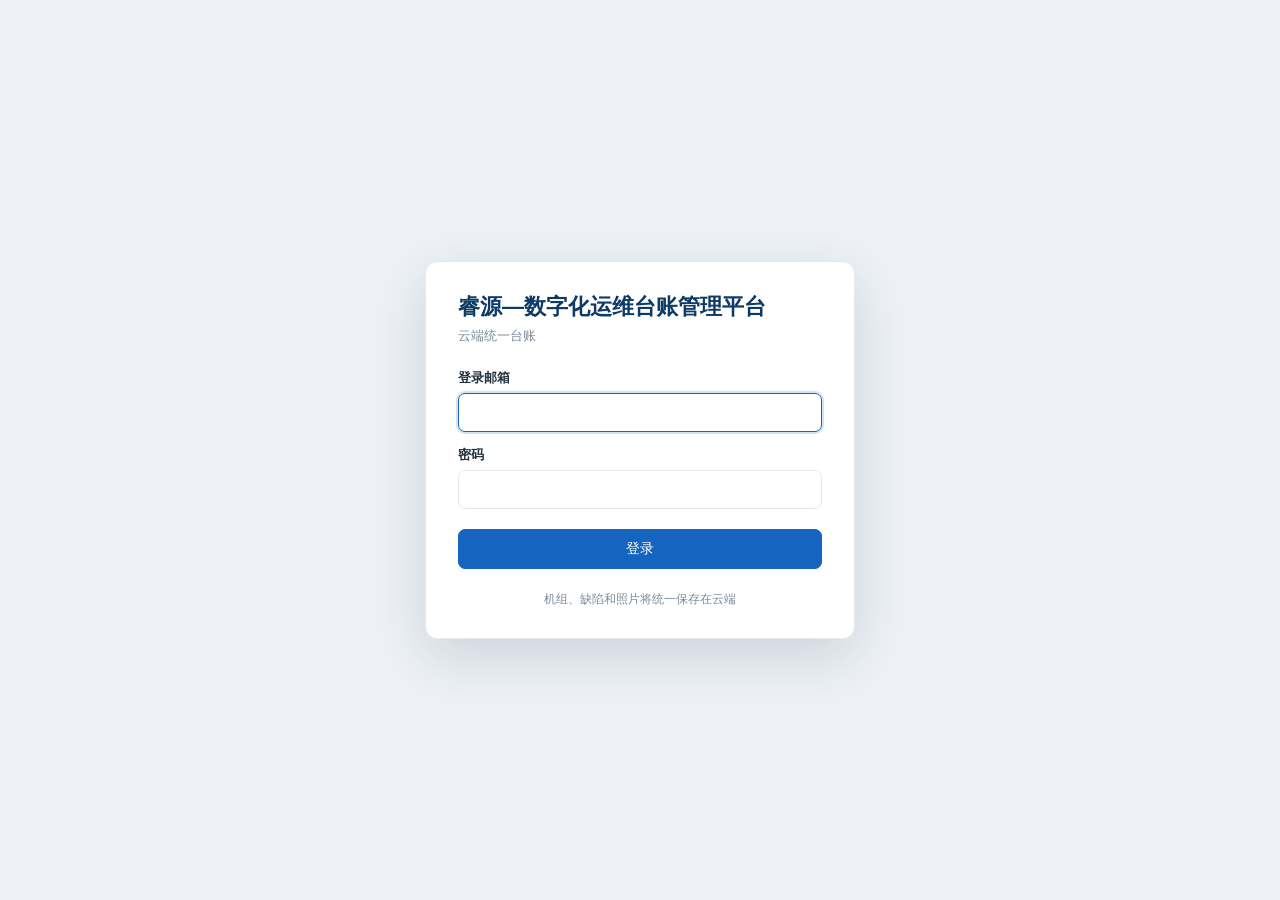
<file: index.html>
<!DOCTYPE html>
<html lang="zh-CN">
<head>
<meta charset="UTF-8">
<meta name="viewport" content="width=device-width, initial-scale=1.0">
<title>睿源—数字化运维台账管理平台</title>
<link rel="stylesheet" href="css/style.css?v=1110f">
</head>
<body>
<div id="app">
  <!-- 顶部栏 -->
  <header id="topbar">
    <div class="brand">🌀 睿源—数字化运维台账管理平台</div>
    <nav id="nav">
      <button class="nav-btn active" data-view="dashboard">驾驶舱</button>
      <button class="nav-btn" data-view="ledger">机组台账</button>
      <button class="nav-btn" data-view="entry">缺陷录入</button>
      <button class="nav-btn" data-view="stats">统计分析</button>
      <button class="nav-btn" data-view="data">数据管理</button>
    </nav>
    <div id="treeTabs" class="top-filter"></div>
    <div class="top-right">
      <button id="bellBtn" class="bell" title="到期提醒">🔔<span id="bellBadge" class="badge hidden">0</span></button>
      <button id="logoutBtn" class="logout-btn" title="退出登录">退出</button>
    </div>
  </header>

  <div id="demoBanner" class="demo-banner hidden">
    <span>练习模式：数据只保存在当前浏览器，不会影响正式台账。</span>
    <button id="demoResetBtn" class="btn sm">重置练习数据</button>
  </div>

  <div id="main">
    <!-- 侧栏：机组树 -->
    <aside id="sidebar">
      <div class="side-head">
        <span>机组列表</span>
        <button id="addUnitBtn" class="mini-btn" title="新增机组">＋</button>
      </div>
      <div id="unitTree"></div>
    </aside>

    <!-- 内容区 -->
    <section id="content">
      <!-- 驾驶舱 -->
      <div class="view active" id="view-dashboard">
        <div class="view-title">场站驾驶舱 <span class="sub" id="dashSummary"></span></div>
        <div id="dashboardTabs" class="view-tabs"></div>
        <div id="healthBar" class="health-bar"></div>
        <div id="unitCards" class="unit-cards"></div>
      </div>

      <!-- 机组台账 -->
      <div class="view" id="view-ledger">
        <div id="ledgerEmpty" class="empty-tip">← 请从左侧选择一台机组查看台账</div>
        <div id="ledgerBody" class="hidden">
          <div class="ledger-head">
            <div>
              <span id="ldUnitName" class="ld-name"></span>
              <span id="ldUnitMeta" class="ld-meta"></span>
              <span id="ldHealth" class="health-badge"></span>
            </div>
            <div class="ledger-actions">
              <button id="ldDeleteUnit" class="btn danger hidden">删除设备</button>
              <button id="ldAddDefect" class="btn primary">＋ 录入缺陷</button>
              <button id="ldExport" class="btn">导出台账 Excel</button>
              <button id="ldPrint" class="btn">打印图文报告</button>
            </div>
          </div>
          <div class="ledger-grid">
            <div class="panel3d">
              <div class="panel-title">3D 缺陷定位 <span class="sub">拖拽旋转 · 滚轮缩放 · 点击标记看详情</span>
                <label class="ghost-toggle"><input type="checkbox" id="ghostToggle" checked> 透视外壳</label>
                <button id="resetView" class="btn sm" style="margin-left:8px">复位视角</button>
                <button id="baseView" class="btn sm" style="margin-left:8px">塔基视图</button>
              </div>
              <div id="viewer3dBox" class="viewer-box"></div>
              <div id="legend3d" class="legend"></div>
            </div>
            <div class="panelList">
              <div class="panel-title">缺陷清单
                <span class="filters">
                  <select id="fltLevel"><option value="">全部等级</option></select>
                  <select id="fltStatus"><option value="">全部状态</option></select>
                  <select id="fltPart"><option value="">全部部位</option></select>
                </span>
              </div>
              <div id="defectList" class="defect-list"></div>
            </div>
          </div>
        </div>
      </div>

      <!-- 缺陷录入 -->
      <div class="view" id="view-entry">
        <div class="view-title">缺陷录入 <span class="sub">四级标准化字典，杜绝随意填写</span></div>
        <form id="entryForm" class="entry-form">
          <div class="entry-filter-grid">
            <div class="form-row">
              <label>设备类型</label>
              <div id="fUnitType" class="entry-segmented" role="group" aria-label="设备类型筛选">
                <button type="button" class="entry-seg active" data-type="">全部</button>
                <button type="button" class="entry-seg" data-type="turbine">风机</button>
                <button type="button" class="entry-seg" data-type="transformer">箱变</button>
              </div>
            </div>
            <div class="form-row">
              <label for="fUnitSearch">搜索设备编号</label>
              <div class="unit-search-line">
                <input id="fUnitSearch" type="search" placeholder="输入 68、#68 或名称" autocomplete="off">
                <span id="fUnitCount" class="unit-search-count"></span>
              </div>
            </div>
          </div>
          <div class="form-row">
            <label>机组 / 设备 *</label>
            <select id="fUnit" required></select>
          </div>
          <div class="form-row" id="fBrandRow" style="display:none">
            <label>箱变厂家 *</label>
            <select id="fBrand"></select>
            <div class="hint" id="fBrandHint" style="font-size:12px;color:var(--sub);margin-top:4px">
              选择厂家后，3D 模型与部件定位按对应实物切换
            </div>
          </div>
          <div class="form-row">
            <label>缺陷部位 *</label>
            <select id="fPart" required><option value="">请先选择设备</option></select>
          </div>
          <div class="form-row">
            <label>缺陷类型 *</label>
            <select id="fCat" required><option value="">请先选择部位</option></select>
          </div>
          <div class="form-row">
            <label>严重等级 *</label>
            <div id="fLevel" class="level-picker"></div>
          </div>
          <div class="form-row">
            <label>缺陷描述 *</label>
            <textarea id="fDesc" rows="3" placeholder="例：1#叶片中部前缘腐蚀约30cm，未见分层" required></textarea>
          </div>
          <div class="form-row-2col">
            <div>
              <label>发现日期 *</label>
              <input type="date" id="fDate" required>
            </div>
            <div>
              <label>填报人 *</label>
              <input type="text" id="fReporter" placeholder="姓名" required>
            </div>
          </div>
          <div class="form-row-2col">
            <div>
              <label>复检提醒周期</label>
              <select id="fRemind">
                <option value="0">不提醒</option>
                <option value="7">每 7 天</option>
                <option value="30">每 30 天</option>
                <option value="90">每 90 天</option>
                <option value="180">每 180 天</option>
              </select>
            </div>
            <div>
              <label>现场照片（可多选）</label>
              <input type="file" id="fPhotos" accept="image/*" multiple>
            </div>
          </div>
          <div id="photoPreview" class="photo-preview"></div>
          <div class="form-actions">
            <button type="submit" class="btn primary big">提交缺陷</button>
            <button type="reset" class="btn big">清空</button>
          </div>
        </form>
      </div>

      <!-- 统计分析 -->
      <div class="view" id="view-stats">
        <div class="view-title">统计分析</div>
        <div id="statsTabs" class="view-tabs"></div>
        <div id="statsBody" class="stats-grid"></div>
      </div>

      <!-- 数据管理 -->
      <div class="view" id="view-data">
        <div class="view-title">数据管理</div>
        <div class="data-panel">
          <div class="data-card">
            <h3>📦 备份数据</h3>
            <p>导出全部机组、缺陷、照片为 JSON 文件，建议每周备份一次。</p>
            <button id="backupBtn" class="btn primary">导出备份</button>
          </div>
          <div class="data-card">
            <h3>♻️ 恢复数据</h3>
            <p>从备份文件恢复（会覆盖当前全部数据）。</p>
            <input type="file" id="restoreFile" accept=".json">
          </div>
          <div class="data-card">
            <h3>🧪 示例数据</h3>
            <p>载入 3 台风机 + 2 台箱变的演示缺陷数据，便于体验。</p>
            <button id="seedBtn" class="btn">载入示例数据</button>
          </div>
          <div class="data-card danger">
            <h3>🗑 清空数据</h3>
            <p>删除本机全部数据，不可恢复，请先备份。</p>
            <button id="wipeBtn" class="btn danger">清空全部数据</button>
          </div>
          <div class="data-card">
            <h3>🗺 二期规划</h3>
            <p>集电线路 / 杆塔 / 地埋电缆 已预留设备类型接口，框架可无缝扩展。</p>
          </div>
        </div>
      </div>
    </section>
  </div>
</div>

<!-- 云端登录 / 初始化配置 -->
<div id="authScreen" class="auth-screen hidden">
  <div class="auth-shell">
    <div class="auth-brand">睿源—数字化运维台账管理平台</div>
    <p class="auth-sub">云端统一台账</p>

    <div id="authSetup" class="auth-setup hidden">
      <h2>需要连接云数据库</h2>
      <p>请先在 Supabase 创建项目并依次执行 <code>cloud/steps</code> 中的 18 个 SQL 文件，然后把项目地址和公开密钥填入 <code>js/cloud-config.js</code>。</p>
      <p class="auth-note">管理员密钥不要写入网页文件。</p>
    </div>

    <form id="loginForm" class="auth-form hidden">
      <label for="authEmail">登录邮箱</label>
      <input id="authEmail" type="email" autocomplete="username" required>
      <label for="authPassword">密码</label>
      <input id="authPassword" type="password" autocomplete="current-password" required>
      <button id="loginBtn" class="btn primary auth-submit" type="submit">登录</button>
    </form>

    <div id="authError" class="auth-error hidden"></div>
    <div class="auth-foot">机组、缺陷和照片将统一保存在云端</div>
  </div>
</div>

<!-- 弹窗容器 -->
<div id="modalMask" class="modal-mask hidden">
  <div id="modalBox" class="modal-box"></div>
</div>

<!-- 打印报告容器（仅打印时可见） -->
<div id="printArea" class="print-only"></div>

<script src="vendor/three.min.js"></script>
<script src="vendor/xlsx.full.min.js"></script>
<script src="js/cloud-config.js?v=1110c"></script>
<script src="js/demo-db.js?v=1110"></script>
<script src="js/auth.js?v=1110b"></script>
<script src="js/dict.js?v=1110"></script>
<script src="js/db.js?v=1110c"></script>
<script src="js/viewer3d.js?v=1110"></script>
<script src="js/app.js?v=1110l"></script>
</body>
</html>
</file>
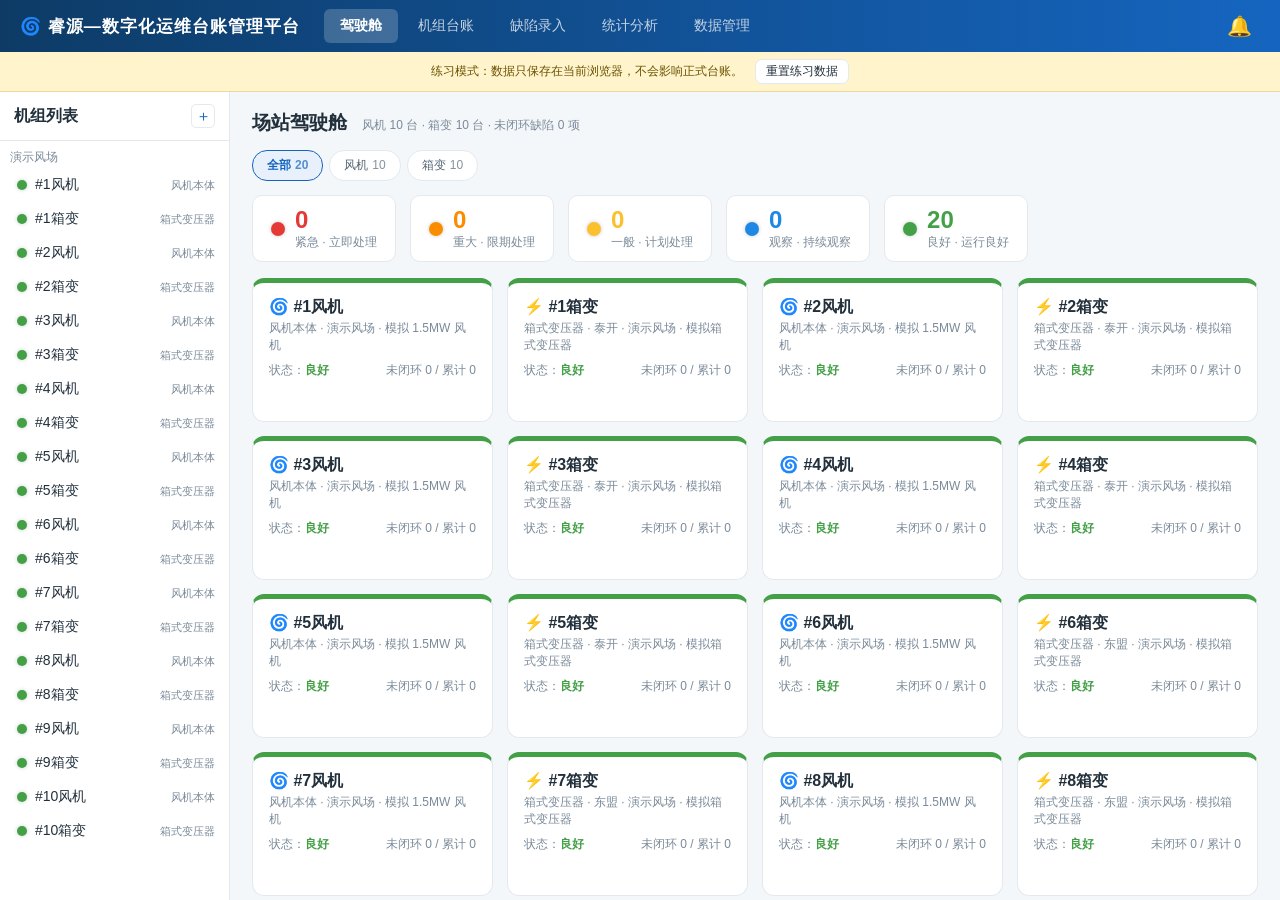
<file: demo.html>
<!doctype html>
<html lang="zh-CN">
<head>
  <meta charset="UTF-8">
  <meta name="viewport" content="width=device-width, initial-scale=1.0">
  <title>风电智慧运维平台 - 练习模式</title>
  <script>
    location.replace('./index.html?demo=1');
  </script>
</head>
<body>
  <a href="./index.html?demo=1">进入练习模式</a>
</body>
</html>
</file>
<file: css/style.css>
/* ========== 风电智慧运维台账平台 样式 ========== */
* { margin: 0; padding: 0; box-sizing: border-box; }
:root {
  --c-critical: #e53935; --c-major: #fb8c00; --c-minor: #fbc02d; --c-observe: #1e88e5; --c-good: #43a047;
  --bg: #f4f7fa; --panel: #ffffff; --line: #e3e9ef; --text: #22303c; --sub: #7a8a99;
  --primary: #1565c0;
}
html, body { height: 100%; font-family: "Microsoft YaHei", "PingFang SC", sans-serif; color: var(--text); background: var(--bg); }
#app { display: flex; flex-direction: column; height: 100vh; }
.hidden { display: none !important; }

/* 顶部栏 */
#topbar { display: flex; align-items: center; gap: 24px; background: linear-gradient(90deg, #0d3b66, #1565c0); color: #fff; padding: 0 20px; height: 52px; flex-shrink: 0; }
.brand { font-size: 17px; font-weight: 700; letter-spacing: 1px; }
#nav { display: flex; gap: 4px; }
.top-right { margin-left: auto; display: flex; align-items: center; }
.nav-btn { background: transparent; border: none; color: rgba(255,255,255,.75); padding: 8px 16px; cursor: pointer; font-size: 14px; border-radius: 6px; }
.nav-btn:hover { background: rgba(255,255,255,.12); color: #fff; }
.nav-btn.active { background: rgba(255,255,255,.2); color: #fff; font-weight: 600; }
.bell { position: relative; background: transparent; border: none; font-size: 20px; cursor: pointer; padding: 4px 8px; }
.badge { position: absolute; top: 0; right: 0; background: var(--c-critical); color: #fff; font-size: 11px; border-radius: 9px; padding: 1px 5px; }
.logout-btn { border: 1px solid rgba(255,255,255,.4); background: transparent; color: #fff; border-radius: 6px; padding: 5px 10px; font-size: 12px; cursor: pointer; }
.logout-btn:hover { background: rgba(255,255,255,.14); }
.demo-banner { display: flex; align-items: center; justify-content: center; gap: 12px; flex-wrap: wrap; padding: 7px 16px; background: #fff4cc; border-bottom: 1px solid #ecd894; color: #6b5200; font-size: 12px; }

/* 主布局 */
#main { display: flex; flex: 1; overflow: hidden; }
#sidebar { width: 230px; background: var(--panel); border-right: 1px solid var(--line); overflow-y: auto; flex-shrink: 0; }
.side-head { display: flex; justify-content: space-between; align-items: center; padding: 12px 14px; font-weight: 600; border-bottom: 1px solid var(--line); }
.mini-btn { width: 24px; height: 24px; border: 1px solid var(--line); background: #fff; border-radius: 5px; cursor: pointer; color: var(--primary); font-size: 15px; }
.mini-btn:hover { background: var(--primary); color: #fff; }

.farm-group { padding: 8px 10px 2px; font-size: 12px; color: var(--sub); }

/* 顶部栏机组类型筛选（全部/风机/箱变，仅在机组台账页显示） */
.top-filter { display: none; gap: 6px; margin-left: 12px; align-items: center; }
.top-filter.show { display: flex; }
.top-filter .tree-tab { min-width: 56px; text-align: center; padding: 5px 12px; font-size: 12.5px; border-radius: 14px; background: rgba(255,255,255,.16); color: rgba(255,255,255,.9); cursor: pointer; user-select: none; transition: all .15s; white-space: nowrap; }
.top-filter .tree-tab:hover { background: rgba(255,255,255,.3); }
.top-filter .tree-tab.active { background: #fff; color: #14476f; font-weight: 700; }
.top-filter .tree-tab .cnt { opacity: .75; font-size: 11px; margin-left: 3px; }

.unit-item { display: flex; align-items: center; gap: 8px; padding: 8px 14px; cursor: pointer; font-size: 14px; border-left: 3px solid transparent; }
.unit-item:hover { background: #f0f5fa; }
.unit-item.active { background: #e8f1fb; border-left-color: var(--primary); font-weight: 600; }
.dot { width: 10px; height: 10px; border-radius: 50%; flex-shrink: 0; box-shadow: 0 0 4px rgba(0,0,0,.2); }
.unit-item .u-type { font-size: 11px; color: var(--sub); margin-left: auto; }

/* 内容区 */
#content { flex: 1; overflow-y: auto; padding: 18px 22px; }
.view { display: none; }
.view.active { display: block; }
.view-title { font-size: 19px; font-weight: 700; margin-bottom: 14px; }
.view-title .sub, .panel-title .sub { font-size: 12px; color: var(--sub); font-weight: 400; margin-left: 10px; }
.view-tabs { display: flex; gap: 6px; flex-wrap: wrap; margin-bottom: 14px; }
.view-tab { border: 1px solid var(--line); border-radius: 15px; background: #fff; color: #536473; padding: 6px 14px; font-size: 12px; cursor: pointer; }
.view-tab:hover { border-color: #adc5dc; }
.view-tab.active { border-color: var(--primary); background: #e8f1fb; color: var(--primary); font-weight: 700; }
.view-tab .cnt { opacity: .7; margin-left: 4px; }

/* 驾驶舱 */
.health-bar { display: flex; gap: 14px; margin-bottom: 16px; flex-wrap: wrap; }
.hb-item { background: var(--panel); border: 1px solid var(--line); border-radius: 10px; padding: 10px 18px; display: flex; align-items: center; gap: 10px; cursor: pointer; min-width: 120px; }
.hb-item:hover { box-shadow: 0 2px 8px rgba(0,0,0,.08); }
.hb-item .num { font-size: 24px; font-weight: 700; }
.unit-cards { display: grid; grid-template-columns: repeat(auto-fill, minmax(230px, 1fr)); gap: 14px; }
.unit-card { background: var(--panel); border-radius: 12px; border: 1px solid var(--line); border-top: 5px solid var(--c-good); padding: 14px 16px; cursor: pointer; transition: box-shadow .15s; }
.unit-card:hover { box-shadow: 0 4px 14px rgba(0,0,0,.12); }
.unit-card .uc-name { font-size: 16px; font-weight: 700; }
.unit-card .uc-type { font-size: 12px; color: var(--sub); margin: 2px 0 8px; }
.uc-row { display: flex; justify-content: space-between; font-size: 12px; color: var(--sub); margin-top: 4px; }
.uc-chips { display: flex; gap: 6px; flex-wrap: wrap; margin-top: 8px; min-height: 20px; }
.chip { font-size: 11px; color: #fff; border-radius: 4px; padding: 1px 7px; }

/* 台账 */
.ledger-head { display: flex; justify-content: space-between; align-items: center; margin-bottom: 14px; flex-wrap: wrap; gap: 10px; }
.ld-name { font-size: 20px; font-weight: 700; }
.ld-meta { color: var(--sub); font-size: 13px; margin-left: 10px; }
.health-badge { margin-left: 12px; color: #fff; font-size: 12px; padding: 3px 12px; border-radius: 10px; }
.ledger-actions { display: flex; gap: 8px; }
.ledger-grid { display: grid; grid-template-columns: 1.1fr 1fr; gap: 16px; }
@media (max-width: 1100px) { .ledger-grid { grid-template-columns: 1fr; } }
.panel3d, .panelList { background: var(--panel); border: 1px solid var(--line); border-radius: 12px; padding: 12px; }
.panel-title { font-weight: 700; margin-bottom: 8px; display: flex; align-items: center; flex-wrap: wrap; }
.viewer-box { width: 100%; height: 460px; border-radius: 8px; overflow: hidden; }
.viewer-box canvas { display: block; cursor: grab; }
.legend { margin-top: 8px; display: flex; gap: 12px; flex-wrap: wrap; }
.lg-item { font-size: 12px; color: var(--sub); display: inline-flex; align-items: center; gap: 5px; }
.lg-item i { display: inline-block; width: 10px; height: 10px; border-radius: 50%; }
.ghost-toggle { margin-left: auto; font-size: 12px; color: var(--sub); font-weight: 400; display: inline-flex; align-items: center; gap: 5px; cursor: pointer; }
.filters { margin-left: auto; display: flex; gap: 6px; }
.filters select { font-size: 12px; padding: 3px 6px; border: 1px solid var(--line); border-radius: 5px; }

.defect-list { max-height: 520px; overflow-y: auto; }
.defect-card { border: 1px solid var(--line); border-left: 5px solid #999; border-radius: 8px; padding: 10px 12px; margin-bottom: 10px; background: #fbfdff; }
.defect-card .dc-head { display: flex; align-items: center; gap: 8px; flex-wrap: wrap; }
.dc-title { font-weight: 600; font-size: 14px; }
.tag { font-size: 11px; color: #fff; border-radius: 4px; padding: 1px 7px; }
.dc-desc { font-size: 13px; color: #44525f; margin: 6px 0; }
.dc-meta { font-size: 12px; color: var(--sub); display: flex; gap: 12px; flex-wrap: wrap; }
.dc-actions { margin-top: 8px; display: flex; gap: 6px; flex-wrap: wrap; }
.dc-photos { display: flex; gap: 6px; margin-top: 8px; flex-wrap: wrap; }
.dc-photos img { width: 72px; height: 54px; object-fit: cover; border-radius: 5px; border: 1px solid var(--line); cursor: pointer; }
.remind-flag { color: var(--c-critical); font-weight: 600; }

/* 按钮 */
.btn { border: 1px solid var(--line); background: #fff; border-radius: 7px; padding: 7px 14px; font-size: 13px; cursor: pointer; color: var(--text); }
.btn:hover { background: #f0f5fa; }
.btn.primary { background: var(--primary); border-color: var(--primary); color: #fff; }
.btn.primary:hover { background: #0d47a1; }
.btn.danger { background: #fff; border-color: var(--c-critical); color: var(--c-critical); }
.btn.danger:hover { background: var(--c-critical); color: #fff; }
.btn.big { padding: 10px 26px; font-size: 14px; }
.btn.sm { padding: 3px 10px; font-size: 12px; }

/* 录入表单 */
.entry-form { background: var(--panel); border: 1px solid var(--line); border-radius: 12px; padding: 22px 26px; max-width: 720px; }
.form-row { margin-bottom: 16px; }
.form-row label, .form-row-2col label { display: block; font-size: 13px; font-weight: 600; margin-bottom: 6px; }
.form-row select, .form-row textarea, .form-row input, .form-row-2col select, .form-row-2col input {
  width: 100%; padding: 8px 10px; border: 1px solid var(--line); border-radius: 7px; font-size: 14px; font-family: inherit; background: #fff;
}
.form-row textarea { resize: vertical; }
.form-row-2col { display: grid; grid-template-columns: 1fr 1fr; gap: 16px; margin-bottom: 16px; }
.entry-filter-grid { display: grid; grid-template-columns: minmax(0, 1fr) minmax(0, 1.25fr); gap: 16px; }
.entry-segmented { display: flex; gap: 4px; padding: 3px; background: #edf2f7; border-radius: 8px; }
.entry-seg { flex: 1 1 auto; border: 0; border-radius: 6px; padding: 7px 10px; background: transparent; color: #50606f; font: inherit; font-size: 13px; cursor: pointer; white-space: nowrap; }
.entry-seg:hover { background: rgba(255,255,255,.75); }
.entry-seg.active { background: #fff; color: var(--primary); font-weight: 700; box-shadow: 0 1px 4px rgba(24,50,76,.12); }
.unit-search-line { display: flex; align-items: center; gap: 8px; }
.unit-search-line input { min-width: 0; flex: 1 1 auto; }
.unit-search-count { flex: 0 0 auto; color: var(--sub); font-size: 12px; white-space: nowrap; }
.level-picker { display: flex; gap: 10px; flex-wrap: wrap; }
.lv-opt { border: 2px solid var(--line); border-radius: 8px; padding: 8px 14px; cursor: pointer; font-size: 13px; background: #fff; }
.lv-opt .lv-dot { display: inline-block; width: 10px; height: 10px; border-radius: 50%; margin-right: 6px; }
.lv-opt small { display: block; color: var(--sub); font-size: 11px; margin-top: 2px; }
.lv-opt.sel { border-color: currentColor; background: #f7fafd; font-weight: 700; }
.photo-preview { display: flex; gap: 8px; flex-wrap: wrap; margin-bottom: 14px; }
.photo-preview img { width: 90px; height: 68px; object-fit: cover; border-radius: 6px; border: 1px solid var(--line); }
.form-actions { display: flex; gap: 12px; }

/* 统计 */
.stats-grid { display: grid; grid-template-columns: 1fr 1fr; gap: 16px; }
@media (max-width: 1000px) { .stats-grid { grid-template-columns: 1fr; } }
.stat-card { background: var(--panel); border: 1px solid var(--line); border-radius: 12px; padding: 16px 18px; }
.stat-card h3 { font-size: 15px; margin-bottom: 12px; }
.bar-row { display: flex; align-items: center; gap: 10px; margin-bottom: 8px; font-size: 13px; }
.bar-row .bar-label { width: 110px; flex-shrink: 0; color: #44525f; white-space: nowrap; overflow: hidden; text-overflow: ellipsis; }
.bar-track { flex: 1; background: #edf1f5; border-radius: 5px; height: 16px; overflow: hidden; }
.bar-fill { height: 100%; border-radius: 5px; min-width: 2px; }
.bar-num { width: 34px; text-align: right; font-weight: 600; }

/* 数据管理 */
.data-panel { display: grid; grid-template-columns: repeat(auto-fill, minmax(280px, 1fr)); gap: 16px; }
.data-card { background: var(--panel); border: 1px solid var(--line); border-radius: 12px; padding: 18px; }
.data-card h3 { margin-bottom: 8px; }
.data-card p { font-size: 13px; color: var(--sub); margin-bottom: 12px; line-height: 1.6; }
.data-card.danger { border-color: #f3c1bf; }

/* 弹窗 */
.modal-mask { position: fixed; inset: 0; background: rgba(20,35,50,.45); display: flex; align-items: center; justify-content: center; z-index: 100; }
.modal-box { background: #fff; border-radius: 14px; padding: 22px 26px; max-width: 620px; width: 92%; max-height: 85vh; overflow-y: auto; box-shadow: 0 10px 40px rgba(0,0,0,.25); }
.modal-box h3 { margin-bottom: 14px; }
.modal-actions { display: flex; gap: 10px; justify-content: flex-end; margin-top: 18px; }
.m-field { margin-bottom: 12px; }
.m-field label { display: block; font-size: 13px; font-weight: 600; margin-bottom: 5px; }
.m-field input, .m-field select, .m-field textarea { width: 100%; padding: 8px 10px; border: 1px solid var(--line); border-radius: 7px; font-size: 14px; font-family: inherit; }

.empty-tip { color: var(--sub); padding: 60px 20px; text-align: center; font-size: 15px; }

/* 云端登录 */
.auth-screen { position: fixed; inset: 0; z-index: 200; display: flex; align-items: center; justify-content: center; padding: 20px; background: #eef2f6; }
.auth-shell { width: min(430px, 100%); background: #fff; border: 1px solid var(--line); border-radius: 12px; padding: 30px 32px; box-shadow: 0 18px 55px rgba(24,50,76,.16); }
.auth-brand { color: #0d3b66; font-size: 22px; font-weight: 700; }
.auth-sub { color: var(--sub); font-size: 13px; margin: 5px 0 24px; }
.auth-form label { display: block; font-size: 13px; font-weight: 600; margin: 14px 0 6px; }
.auth-form input { width: 100%; padding: 10px 12px; border: 1px solid var(--line); border-radius: 7px; font: inherit; font-size: 15px; background: #fff; }
.auth-form input:focus { outline: 2px solid rgba(21,101,192,.18); border-color: var(--primary); }
.auth-submit { width: 100%; margin-top: 20px; padding: 10px 16px; font-size: 14px; }
.auth-submit:disabled { opacity: .65; cursor: wait; }
.auth-setup h2 { font-size: 17px; margin-bottom: 10px; }
.auth-setup p { color: #44525f; font-size: 13px; line-height: 1.75; margin-bottom: 10px; }
.auth-setup code { background: #f0f4f8; border-radius: 4px; padding: 2px 5px; color: #0d3b66; }
.auth-note { color: var(--sub) !important; }
.auth-error { margin-top: 14px; border: 1px solid #f0b8b4; background: #fff5f4; color: #b3261e; border-radius: 7px; padding: 8px 10px; font-size: 13px; }
.auth-foot { color: var(--sub); font-size: 12px; margin-top: 22px; text-align: center; }

/* 移动端：顶部导航换行，侧栏改为顶部设备栏 */
@media (max-width: 760px) {
  #topbar {
    height: auto;
    min-height: 52px;
    flex-wrap: wrap;
    gap: 8px 10px;
    padding: 8px 12px;
  }
  .brand {
    flex: 1 1 auto;
    min-width: 0;
    overflow: hidden;
    font-size: 15px;
    letter-spacing: 0;
    text-overflow: ellipsis;
    white-space: nowrap;
  }
  .top-right { margin-left: auto; }
  #nav {
    order: 3;
    width: 100%;
    overflow-x: auto;
    flex-wrap: nowrap;
    padding-bottom: 2px;
    scrollbar-width: none;
    -webkit-overflow-scrolling: touch;
  }
  #nav::-webkit-scrollbar { display: none; }
  .nav-btn {
    flex: 0 0 auto;
    padding: 8px 12px;
    white-space: nowrap;
  }
  .top-filter {
    order: 4;
    width: 100%;
    margin-left: 0;
    overflow-x: auto;
    flex-wrap: nowrap;
    padding-bottom: 2px;
    scrollbar-width: none;
  }
  .top-filter::-webkit-scrollbar { display: none; }
  .logout-btn { padding: 4px 8px; }
  #main { flex-direction: column; }
  #sidebar {
    width: 100%;
    max-height: 180px;
    flex-shrink: 0;
    border-right: 0;
    border-bottom: 1px solid var(--line);
  }
  .side-head { padding: 8px 12px; }
  #content { padding: 14px; }
  .view-title { font-size: 17px; }
  .health-bar {
    display: grid;
    grid-template-columns: repeat(2, minmax(0, 1fr));
    gap: 8px;
  }
  .hb-item { min-width: 0; padding: 8px 10px; gap: 8px; }
  .hb-item .num { font-size: 20px; }
  .unit-cards { grid-template-columns: minmax(0, 1fr); }
  .uc-row { flex-wrap: wrap; gap: 4px 12px; }
  .ledger-actions { width: 100%; flex-wrap: wrap; }
  .ledger-actions .btn { flex: 1 1 auto; }
  .ld-meta { display: block; margin: 4px 0 0; }
  .health-badge { margin-left: 8px; }
  .panel3d, .panelList { padding: 10px; border-radius: 9px; }
  .viewer-box { height: 330px; }
  .filters { width: 100%; margin-top: 8px; margin-left: 0; flex-wrap: wrap; }
  .filters select { flex: 1 1 30%; min-width: 0; }
  .defect-list { max-height: none; }
  .entry-form { max-width: none; padding: 16px; }
  .form-row-2col { grid-template-columns: minmax(0, 1fr); gap: 12px; }
  .entry-filter-grid { grid-template-columns: minmax(0, 1fr); gap: 0; }
  .form-actions .btn { flex: 1 1 auto; }
  .stats-grid { grid-template-columns: minmax(0, 1fr); }
  .bar-row .bar-label { width: 90px; }
  .data-panel { grid-template-columns: minmax(0, 1fr); }
  .modal-box { width: calc(100% - 24px); padding: 18px; }
  .auth-shell { padding: 24px 20px; }
}

/* 打印 */
.print-only { display: none; }
@media print {
  #app, .modal-mask { display: none !important; }
  .print-only { display: block !important; font-family: "Microsoft YaHei", sans-serif; }
  .print-only h1 { font-size: 20px; margin-bottom: 4px; }
  .print-only .p-meta { color: #555; font-size: 12px; margin-bottom: 16px; }
  .print-only table { width: 100%; border-collapse: collapse; font-size: 12px; }
  .print-only th, .print-only td { border: 1px solid #999; padding: 6px 8px; text-align: left; vertical-align: top; }
  .print-only th { background: #eef2f6; }
  .print-only img { max-width: 150px; max-height: 110px; margin: 2px; }
}
</file>
